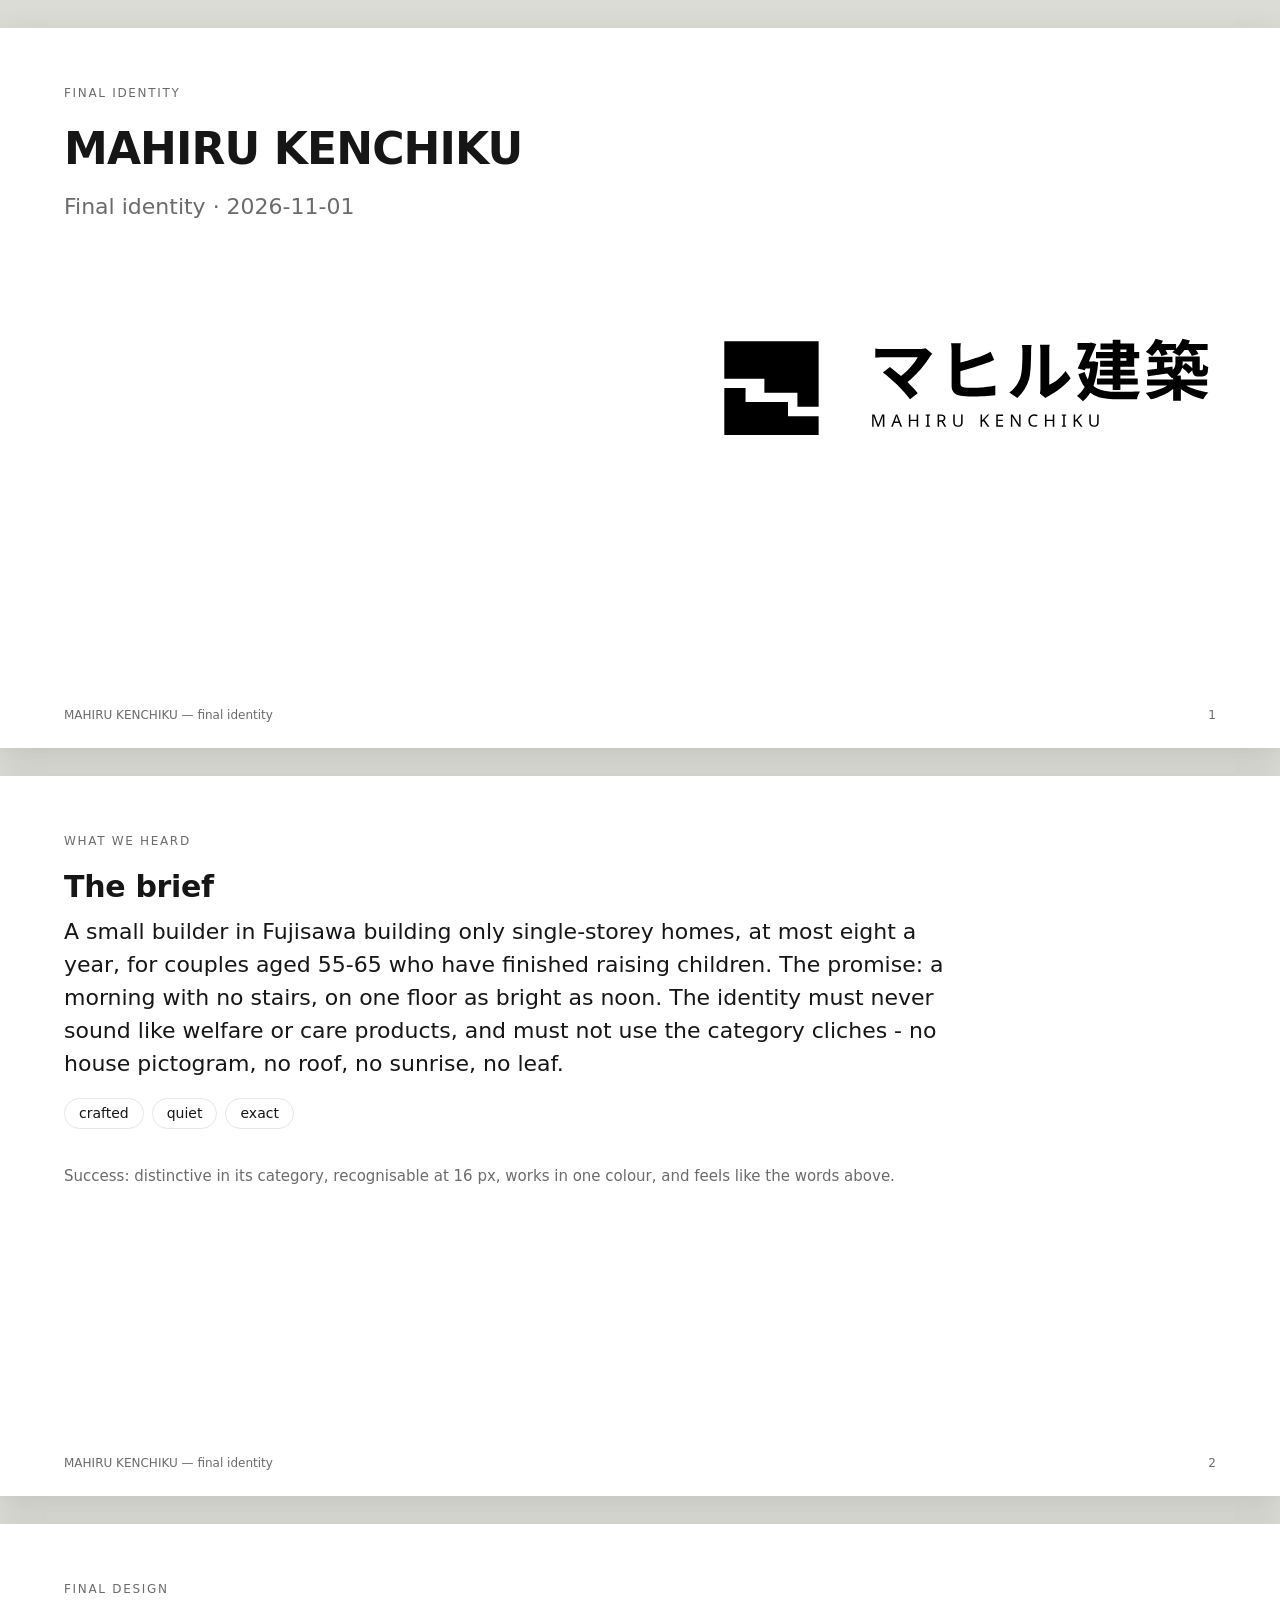
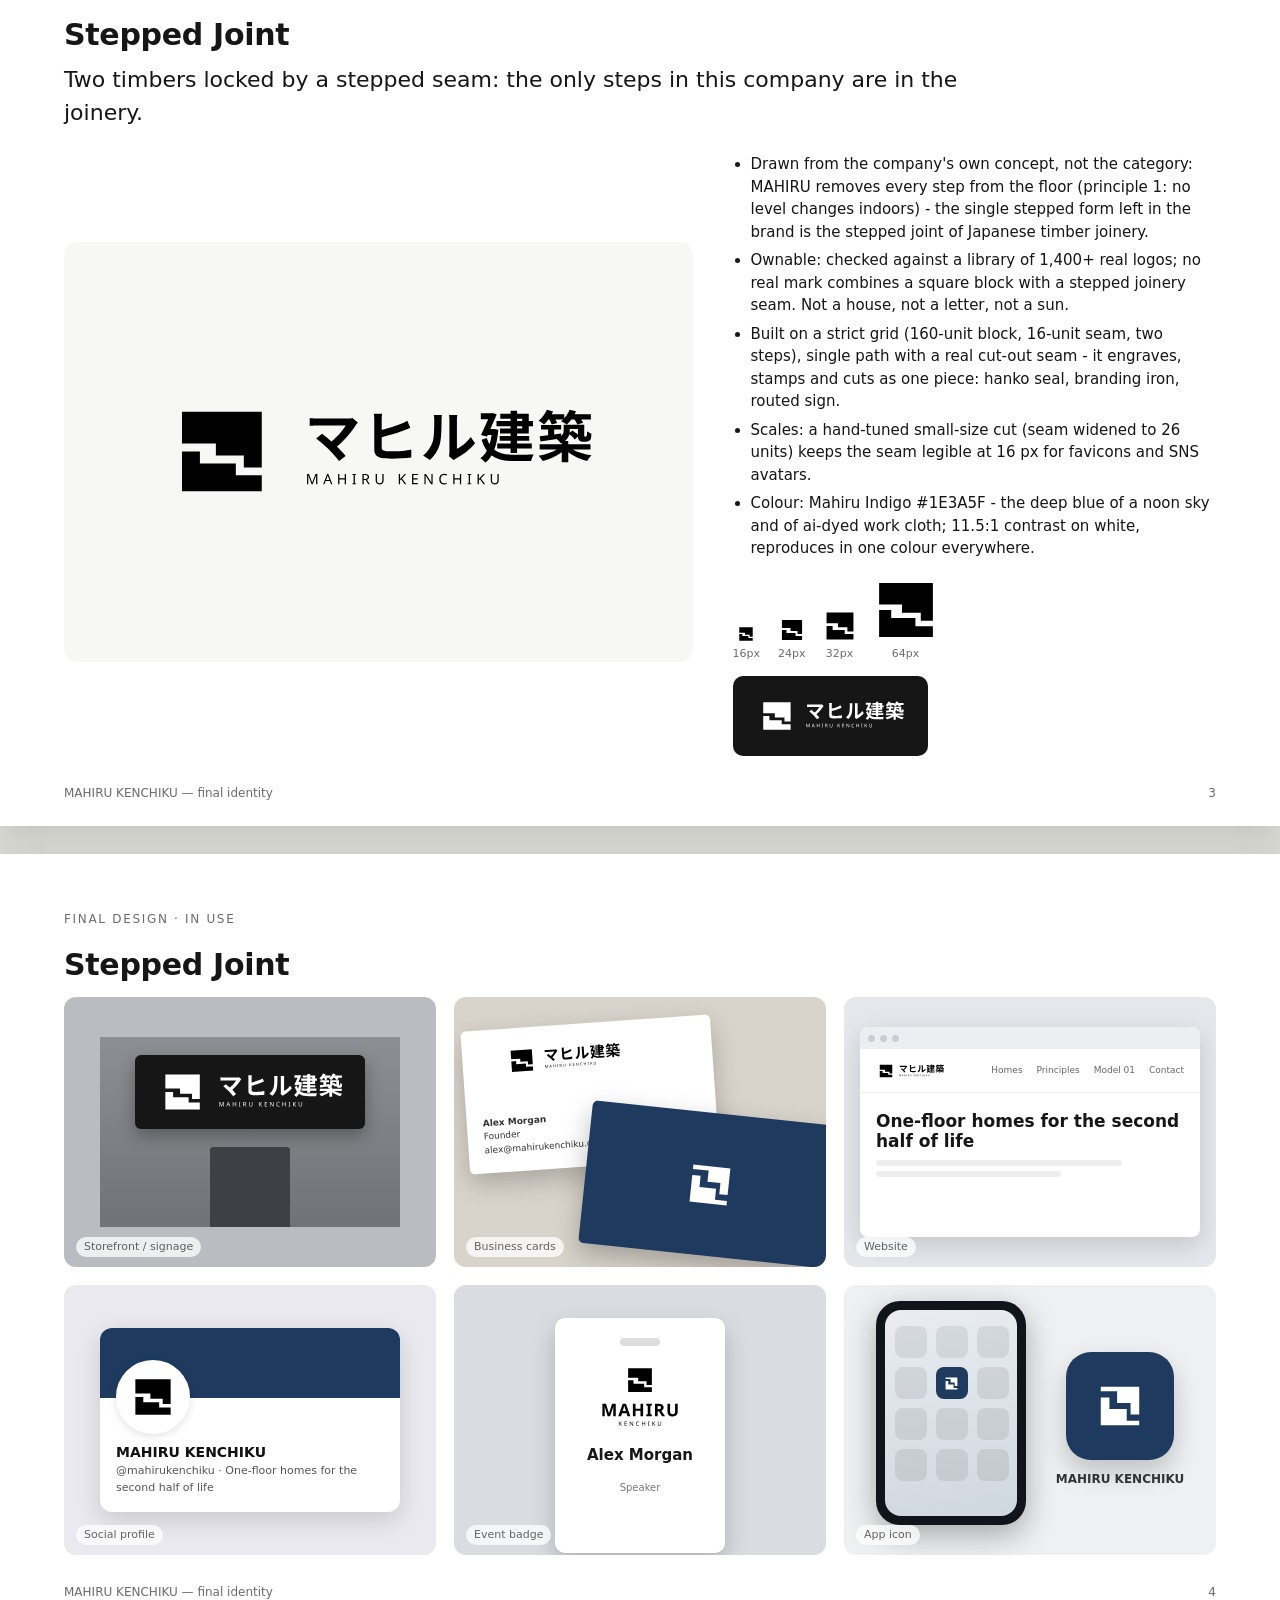
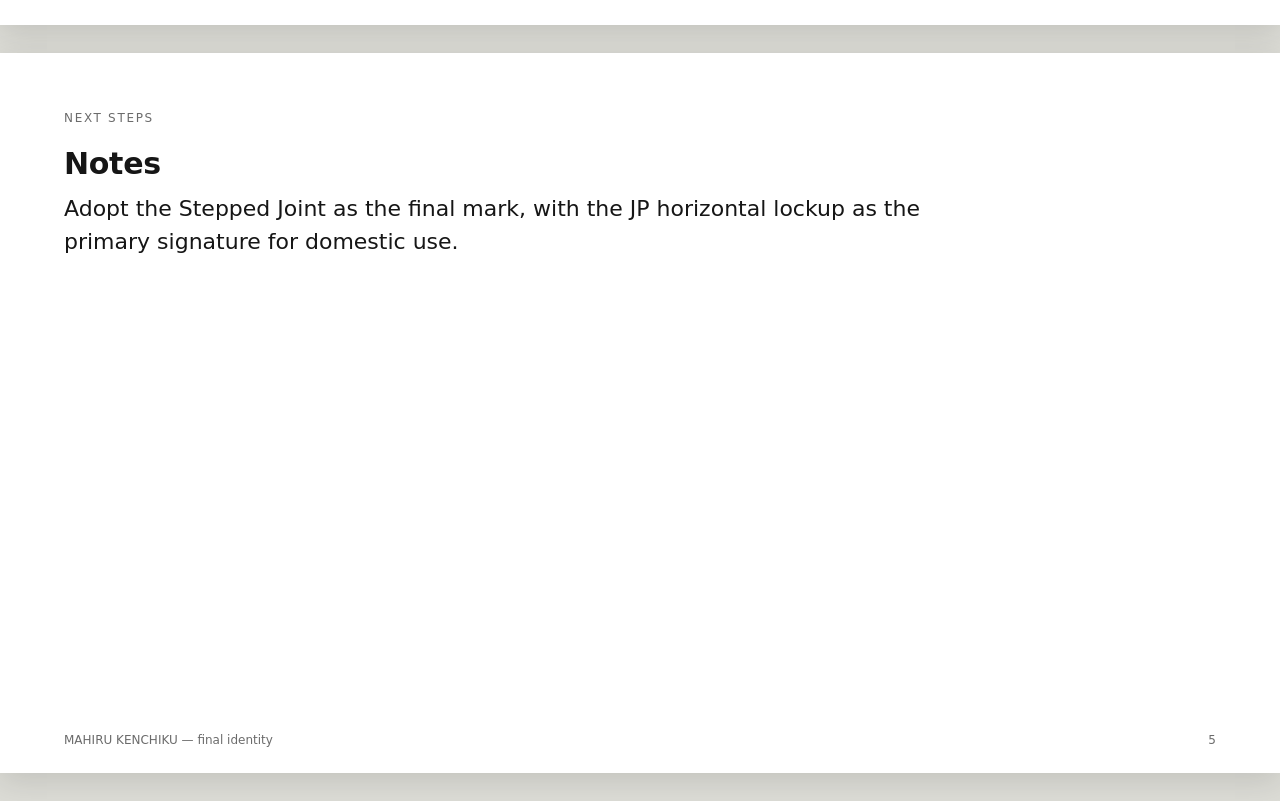
<file: brand/kit/board/board.html>
<!doctype html><html lang='en'><head><meta charset='utf-8'><title>MAHIRU KENCHIKU — final identity</title><style>
:root{--ink:#161616;--muted:#6b6b6b;--line:#e6e6e2;--paper:#f7f7f4}
*{box-sizing:border-box}body{margin:0;background:#dcdcd6;font:15px/1.5 system-ui,-apple-system,Segoe UI,sans-serif;color:var(--ink)}
.slide{width:1280px;min-height:720px;margin:28px auto;background:#fff;box-shadow:0 8px 30px rgba(0,0,0,.12);padding:56px 64px 70px;position:relative;overflow:hidden}
.slide h1{font-size:44px;margin:0 0 8px;letter-spacing:-.02em}.slide h2{font-size:30px;margin:0 0 6px;letter-spacing:-.01em}
.kicker{font-size:12px;letter-spacing:.14em;text-transform:uppercase;color:var(--muted);margin-bottom:14px}
.idea{font-size:22px;max-width:900px;margin:6px 0 18px}.muted{color:var(--muted)}
.foot{position:absolute;left:64px;right:64px;bottom:24px;display:flex;justify-content:space-between;font-size:12px;color:var(--muted)}
.hero{display:grid;grid-template-columns:1.3fr 1fr;gap:40px;align-items:center}
.stage{height:420px;background:var(--paper);border-radius:14px;display:flex;align-items:center;justify-content:center}
.stage img{max-width:70%;max-height:62%}
ul.rat{padding-left:18px;margin:0}ul.rat li{margin:6px 0}
.sizes{display:flex;gap:18px;align-items:flex-end;margin-top:18px}.sizes div{display:flex;flex-direction:column;align-items:center;gap:4px;font-size:11px;color:var(--muted)}
.rev{background:#161616;border-radius:10px;padding:18px 22px;display:inline-flex;margin-top:14px}
.mock{display:grid;grid-template-columns:repeat(3,1fr);gap:18px;margin-top:10px}
.m{height:270px;border-radius:12px;overflow:hidden;position:relative;display:flex;align-items:center;justify-content:center}
.m .lbl{position:absolute;left:12px;bottom:10px;font-size:11px;color:rgba(0,0,0,.6);background:rgba(255,255,255,.75);padding:2px 8px;border-radius:20px}
.bc{width:250px;height:143px;background:#fff;border-radius:5px;box-shadow:0 10px 26px rgba(0,0,0,.22);padding:16px;display:flex;flex-direction:column;justify-content:space-between;transform:translate(-50px,-38px) rotate(-4deg)}
.bc2{position:absolute;width:250px;height:143px;border-radius:5px;transform:translate(70px,52px) rotate(6deg);box-shadow:0 10px 26px rgba(0,0,0,.25);display:flex;align-items:center;justify-content:center}
.bc .t{font-size:9px;line-height:1.5;color:#333}
.phone{width:150px;height:224px;margin-bottom:14px;border-radius:24px;background:#10151c;padding:9px;box-shadow:0 10px 30px rgba(0,0,0,.3)}
.screen{width:100%;height:100%;border-radius:16px;background:linear-gradient(170deg,#e9edf1,#cfd7df);display:grid;grid-template-columns:repeat(3,1fr);gap:9px;padding:16px 10px;align-content:start}
.ai{width:32px;height:32px;border-radius:8px;background:rgba(0,0,0,.08);justify-self:center}
.bigapp{display:flex;flex-direction:column;align-items:center;gap:10px;font-size:12px;font-weight:600;color:#333;margin-left:30px}
.bigapp .bi{width:108px;height:108px;border-radius:25px;display:flex;align-items:center;justify-content:center;box-shadow:0 12px 26px rgba(0,0,0,.2)}
.web{width:340px;height:210px;background:#fff;border-radius:8px;box-shadow:0 8px 24px rgba(0,0,0,.15);overflow:hidden}
.web .bar{height:22px;background:#eceff2;display:flex;gap:5px;align-items:center;padding:0 8px}.web .bar i{width:7px;height:7px;border-radius:50%;background:#c9ced4}
.web .nav{height:44px;display:flex;align-items:center;padding:0 16px;gap:14px;font-size:9px;color:#666;border-bottom:1px solid #eee}
.web .hero2{padding:18px 16px}.web .hero2 b{display:block;font-size:17px;line-height:1.2;margin-bottom:8px}.web .hero2 span{display:block;height:6px;background:#eee;border-radius:3px;margin:5px 0;width:80%}
.sign{width:300px;height:190px;background:linear-gradient(#8c8f93,#6f7276);display:flex;flex-direction:column;align-items:center;padding-top:18px}
.sign .board{width:230px;height:74px;border-radius:6px;display:flex;align-items:center;justify-content:center;box-shadow:0 6px 16px rgba(0,0,0,.3)}
.sign .door{width:80px;height:80px;margin-top:18px;background:#3d4146;border-radius:3px 3px 0 0}
.tote{width:180px;height:210px;background:#efe7d8;border-radius:4px 4px 10px 10px;position:relative;display:flex;align-items:center;justify-content:center;box-shadow:0 8px 20px rgba(0,0,0,.15);margin-top:40px}
.tote:before{content:"";position:absolute;top:-46px;left:50%;transform:translateX(-50%);width:84px;height:70px;border:9px solid #e3d8c3;border-bottom:none;border-radius:50px 50px 0 0}
.social{width:300px;background:#fff;border-radius:12px;box-shadow:0 8px 24px rgba(0,0,0,.14);overflow:hidden}
.social .cover{height:70px}.social .av{width:74px;height:74px;border-radius:50%;background:#fff;border:4px solid #fff;margin:-38px 0 0 16px;display:flex;align-items:center;justify-content:center;box-shadow:0 2px 8px rgba(0,0,0,.12);overflow:hidden}
.social .meta{padding:8px 16px 16px;font-size:11px;color:#555}.social .meta b{font-size:14px;color:#111;display:block}
.cup{position:relative;width:150px;height:200px;margin-top:30px}
.cup .body{position:absolute;inset:0;background:#f4f1ea;clip-path:polygon(0 0,100% 0,86% 100%,14% 100%);display:flex;align-items:center;justify-content:center;box-shadow:inset -18px 0 24px rgba(0,0,0,.06)}
.cup .lid{position:absolute;left:-8px;right:-8px;top:-22px;height:24px;border-radius:8px 8px 3px 3px;background:#2b2b2b}
.cup .sleeve{position:absolute;left:6%;right:6%;top:36%;height:34%;clip-path:polygon(0 0,100% 0,96% 100%,4% 100%);display:flex;align-items:center;justify-content:center}
.bag{position:relative;width:170px;height:230px;background:#e9e2d6;border-radius:6px 6px 10px 10px;box-shadow:0 12px 26px rgba(0,0,0,.2);display:flex;flex-direction:column;align-items:center;padding-top:38px;gap:14px}
.bag:before{content:"";position:absolute;top:0;left:0;right:0;height:22px;background:repeating-linear-gradient(90deg,rgba(0,0,0,.08) 0 4px,transparent 4px 8px);border-radius:6px 6px 0 0}
.bag .label{width:118px;height:118px;border-radius:50%;background:#fff;display:flex;align-items:center;justify-content:center}
.bag .t{font-size:8px;letter-spacing:.14em;color:#555;text-transform:uppercase;padding:0 12px;text-align:center;line-height:1.4}
.sbag{position:relative;width:180px;height:210px;box-shadow:0 12px 26px rgba(0,0,0,.2);display:flex;align-items:center;justify-content:center;margin-top:30px}
.sbag:before{content:"";position:absolute;top:-40px;left:50%;transform:translateX(-50%);width:70px;height:56px;border:5px solid #333;border-bottom:none;border-radius:40px 40px 0 0}
.box{width:220px;height:150px;background:#f3efe6;box-shadow:14px 14px 0 rgba(0,0,0,.08),0 12px 26px rgba(0,0,0,.18);display:flex;align-items:center;justify-content:center;border-top:14px solid rgba(0,0,0,.06)}
.readme{width:360px;background:#0d1117;border-radius:8px;box-shadow:0 8px 24px rgba(0,0,0,.25);padding:18px 20px;color:#c9d1d9;font-size:10px}
.readme .rh{display:flex;align-items:center;gap:10px;border-bottom:1px solid #30363d;padding-bottom:12px;margin-bottom:10px}
.readme .badges{display:flex;gap:6px;margin:8px 0}.readme .badges i{display:block;width:54px;height:12px;border-radius:3px;background:#238636}.readme .badges i:nth-child(2){background:#1f6feb}.readme .badges i:nth-child(3){background:#6e7681}
.readme .ln{height:6px;background:#21262d;border-radius:3px;margin:6px 0}
.term{width:360px;background:#1e1e1e;border-radius:8px;box-shadow:0 8px 24px rgba(0,0,0,.3);overflow:hidden;font:10px/1.6 ui-monospace,Menlo,monospace;color:#d4d4d4}
.term .tb{height:22px;background:#2d2d2d;display:flex;gap:5px;align-items:center;padding:0 8px}.term .tb i{width:8px;height:8px;border-radius:50%;background:#555}
.term .tbody{padding:14px 16px;display:flex;gap:14px;align-items:center}
.sticker{width:250px;height:170px;background:linear-gradient(135deg,#9aa0a6,#6b7177);border-radius:12px;display:flex;align-items:center;justify-content:center;box-shadow:0 10px 24px rgba(0,0,0,.25)}
.sticker .s{width:100px;height:100px;border-radius:50%;background:#fff;display:flex;align-items:center;justify-content:center;box-shadow:0 2px 6px rgba(0,0,0,.25)}
.shirt{width:210px;height:220px;display:flex;align-items:center;justify-content:center;position:relative}
.shirt svg{position:absolute;inset:0}
.badge{width:170px;height:235px;background:#fff;border-radius:10px;box-shadow:0 10px 24px rgba(0,0,0,.2);display:flex;flex-direction:column;align-items:center;padding:20px 14px;gap:14px;position:relative;margin-top:30px}
.badge:before{content:"";position:absolute;top:-60px;left:50%;width:22px;height:62px;transform:translateX(-50%)}
.badge .hole{width:40px;height:8px;border-radius:4px;background:#ddd}.badge .nm{font-size:15px;font-weight:600}.badge .rl{font-size:10px;color:#777}
.pcard{position:relative;width:300px;height:189px;border-radius:14px;box-shadow:0 14px 30px rgba(0,0,0,.28);font:600 12px ui-monospace,Menlo,monospace}
.pcard .chip{position:absolute;left:22px;top:76px;width:40px;height:30px;border-radius:6px;background:linear-gradient(135deg,#e9d8a6,#c9a95c)}
.pcard .num{position:absolute;left:22px;top:122px;letter-spacing:.12em;font-size:14px}
.pcard .holder{position:absolute;left:22px;bottom:18px;font-size:10px;letter-spacing:.14em;opacity:.85}
.pcard .brandline{position:absolute;right:20px;bottom:16px;font:700 13px system-ui,sans-serif;opacity:.9}
.tabbar{width:340px;background:#dfe1e5;border-radius:10px;padding:8px 8px 0}
.tab{width:230px;height:36px;background:#fff;border-radius:10px 10px 0 0;display:flex;align-items:center;gap:8px;padding:0 12px;font-size:11px;color:#333}
.addr{height:40px;background:#fff;display:flex;align-items:center;padding:0 12px;font-size:10px;color:#777;border-top:1px solid #eee}
.cmp{display:grid;gap:22px;margin-top:20px}.cmp .c{background:var(--paper);border-radius:12px;padding:22px;display:flex;flex-direction:column;align-items:center;gap:12px}
.cmp img{max-height:120px;max-width:80%}
img.g{filter:grayscale(1)}img.w{filter:brightness(0) invert(1)}img.k{filter:brightness(0)}
.adj span{display:inline-block;border:1px solid var(--line);border-radius:20px;padding:4px 14px;margin:0 8px 8px 0;font-size:14px}
</style></head><body><section class="slide"><div class="kicker">Final identity</div>
<h1>MAHIRU KENCHIKU</h1><p class="idea muted">Final identity · 2026-11-01</p>
<div style="position:absolute;right:64px;top:50%;transform:translateY(-50%);width:520px;height:300px;display:flex;align-items:center;justify-content:center"><img class="" src="[data-uri]" style="max-width:100%;max-height:100%"></div><p class="muted" style="max-width:720px;margin-top:120px"></p><div class="foot"><span>MAHIRU KENCHIKU — final identity</span><span>1</span></div></section><section class="slide"><div class="kicker">What we heard</div><h2>The brief</h2>
<p class="idea">A small builder in Fujisawa building only single-storey homes, at most eight a year, for couples aged 55-65 who have finished raising children. The promise: a morning with no stairs, on one floor as bright as noon. The identity must never sound like welfare or care products, and must not use the category cliches - no house pictogram, no roof, no sunrise, no leaf.</p><div class="adj"><span>crafted</span><span>quiet</span><span>exact</span></div>
<p class="muted" style="margin-top:28px;max-width:860px">Success: distinctive in its category, recognisable at 16 px, works in one colour, and feels like the words above.</p><div class="foot"><span>MAHIRU KENCHIKU — final identity</span><span>2</span></div></section><section class="slide"><div class="kicker">Final design</div><h2>Stepped Joint</h2>
<p class="idea">Two timbers locked by a stepped seam: the only steps in this company are in the joinery.</p>
<div class="hero"><div class="stage"><img class="" src="[data-uri]"></div>
<div><ul class="rat"><li>Drawn from the company&#x27;s own concept, not the category: MAHIRU removes every step from the floor (principle 1: no level changes indoors) - the single stepped form left in the brand is the stepped joint of Japanese timber joinery.</li><li>Ownable: checked against a library of 1,400+ real logos; no real mark combines a square block with a stepped joinery seam. Not a house, not a letter, not a sun.</li><li>Built on a strict grid (160-unit block, 16-unit seam, two steps), single path with a real cut-out seam - it engraves, stamps and cuts as one piece: hanko seal, branding iron, routed sign.</li><li>Scales: a hand-tuned small-size cut (seam widened to 26 units) keeps the seam legible at 16 px for favicons and SNS avatars.</li><li>Colour: Mahiru Indigo #1E3A5F - the deep blue of a noon sky and of ai-dyed work cloth; 11.5:1 contrast on white, reproduces in one colour everywhere.</li></ul><div class="sizes"><div><img class="" src="[data-uri]" style="height:16px">16px</div><div><img class="" src="[data-uri]" style="height:24px">24px</div><div><img class="" src="[data-uri]" style="height:32px">32px</div><div><img class="" src="[data-uri]" style="height:64px">64px</div></div><div class="rev"><img class="" src="[data-uri]" style="max-height:44px;max-width:300px"></div></div></div>
<div class="foot"><span>MAHIRU KENCHIKU — final identity</span><span>3</span></div></section><section class="slide"><div class="kicker">Final design · in use</div><h2>Stepped Joint</h2>
<div class="mock"><div class="m" style="background:#b9bcc0"><div class="sign"><div class="board" style="background:#161616"><img class="" src="[data-uri]" style="max-height:58px;max-width:190px"></div><div class="door"></div></div><span class="lbl">Storefront / signage</span></div><div class="m" style="background:#d9d4cb"><div class="bc"><img class="" src="[data-uri]" style="max-height:34px;max-width:170px"><div class="t"><b>Alex Morgan</b><br>Founder<br>alex@mahirukenchiku.com</div></div><div class="bc2" style="background:#1E3A5F"><img class="" src="[data-uri]" style="max-height:60px;max-width:120px"></div><span class="lbl">Business cards</span></div><div class="m" style="background:#e4e8ec"><div class="web"><div class="bar"><i></i><i></i><i></i></div><div class="nav"><img class="" src="[data-uri]" style="max-height:20px;max-width:110px"><span style="flex:1"></span><span>Homes</span><span>Principles</span><span>Model 01</span><span>Contact</span></div><div class="hero2"><b>One-floor homes for the second half of life</b><span></span><span style="width:60%"></span></div></div><span class="lbl">Website</span></div><div class="m" style="background:#e9e9ef"><div class="social"><div class="cover" style="background:#1E3A5F"></div><div class="av"><img class="" src="[data-uri]" style="max-height:42px;max-width:50px"></div><div class="meta"><b>MAHIRU KENCHIKU</b>@mahirukenchiku · One-floor homes for the second half of life</div></div><span class="lbl">Social profile</span></div><div class="m" style="background:#d9dde2"><div class="badge"><div class="hole"></div><img class="" src="[data-uri]" style="max-height:70px;max-width:130px"><div class="nm">Alex Morgan</div><div class="rl">Speaker</div></div><span class="lbl">Event badge</span></div><div class="m" style="background:#eef0f2"><div class="phone"><div class="screen"><div class="ai"></div><div class="ai"></div><div class="ai"></div><div class="ai"></div><div class="ai" style="background:#1E3A5F;display:flex;align-items:center;justify-content:center"><img class="" src="[data-uri]" style="max-height:19px;max-width:21px"></div><div class="ai"></div><div class="ai"></div><div class="ai"></div><div class="ai"></div><div class="ai"></div><div class="ai"></div><div class="ai"></div></div></div><div class="bigapp"><div class="bi" style="background:#1E3A5F"><img class="" src="[data-uri]" style="max-height:62px;max-width:70px"></div>MAHIRU KENCHIKU</div><span class="lbl">App icon</span></div></div><div class="foot"><span>MAHIRU KENCHIKU — final identity</span><span>4</span></div></section><section class="slide"><div class="kicker">Next steps</div><h2>Notes</h2>
<p class="idea">Adopt the Stepped Joint as the final mark, with the JP horizontal lockup as the primary signature for domestic use.</p>
<ul class="rat" style="margin-top:30px"></ul><div class="foot"><span>MAHIRU KENCHIKU — final identity</span><span>5</span></div></section></body></html>
</file>
